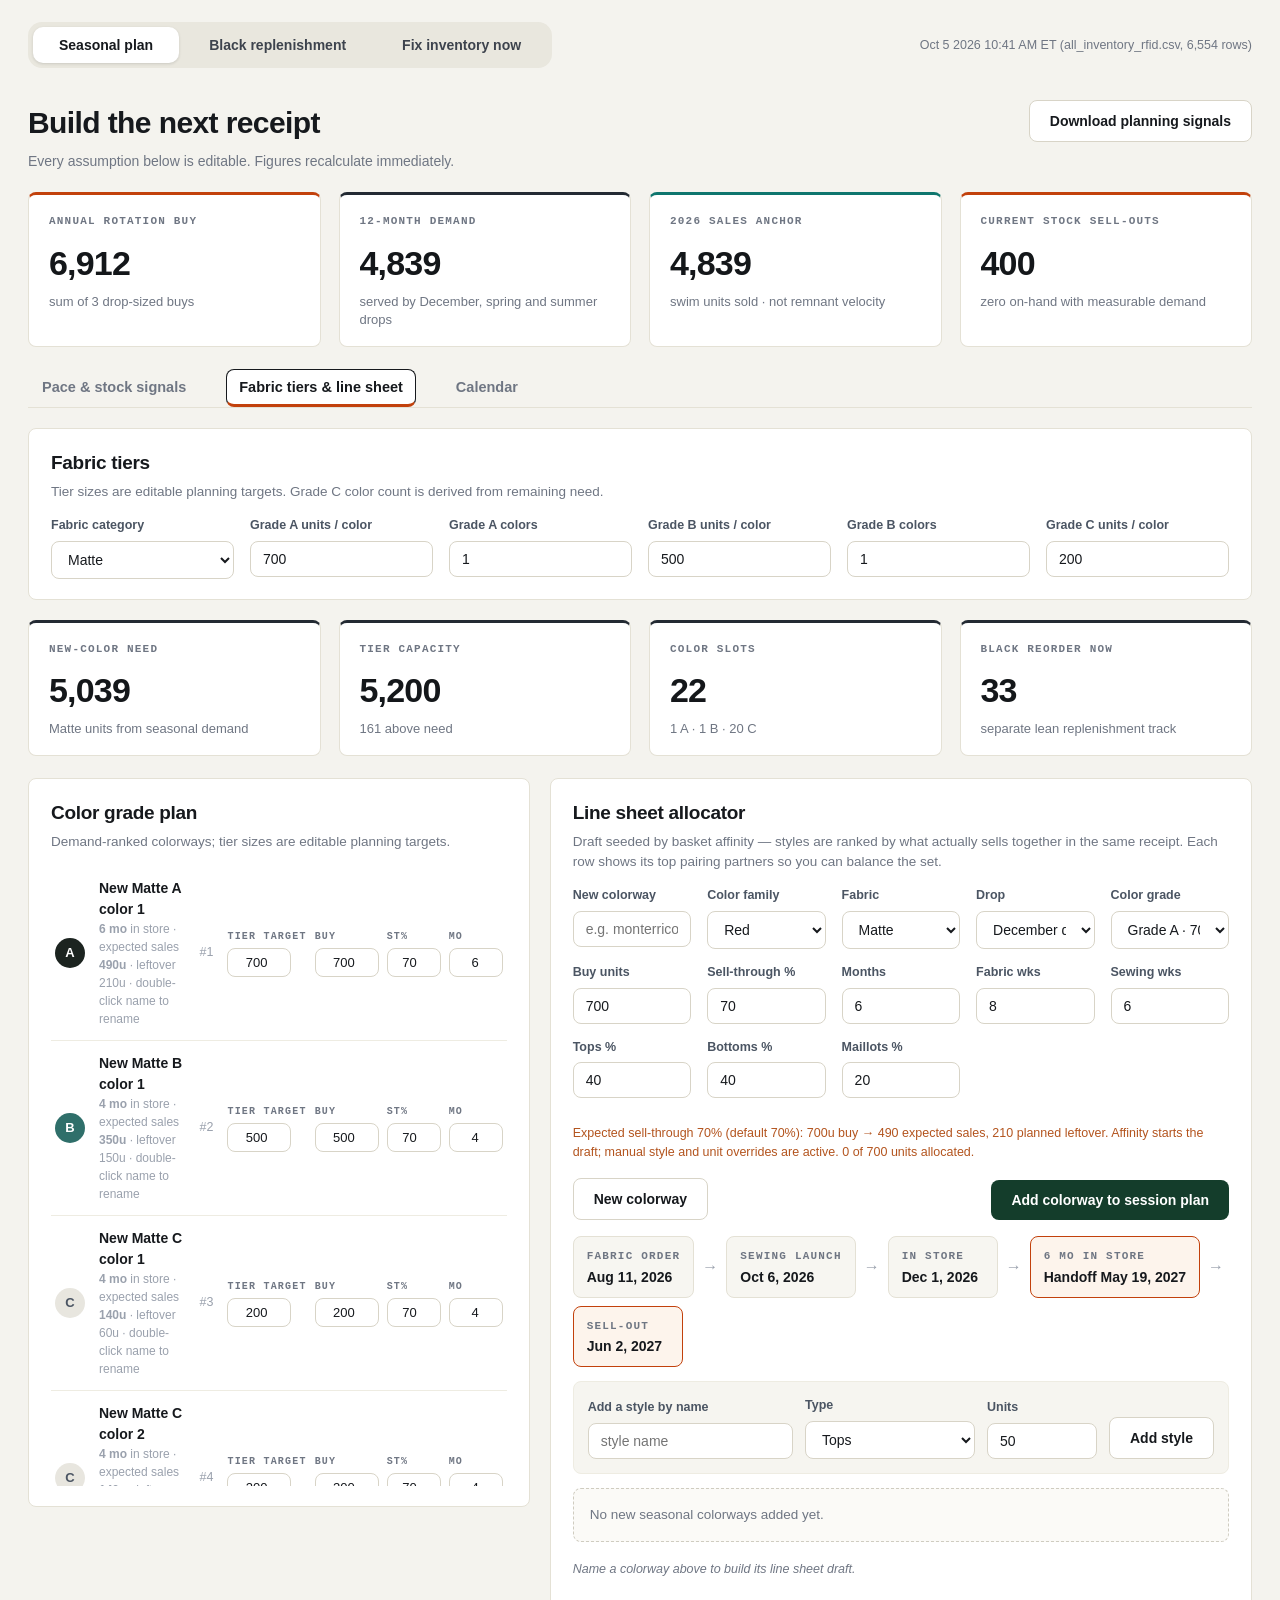
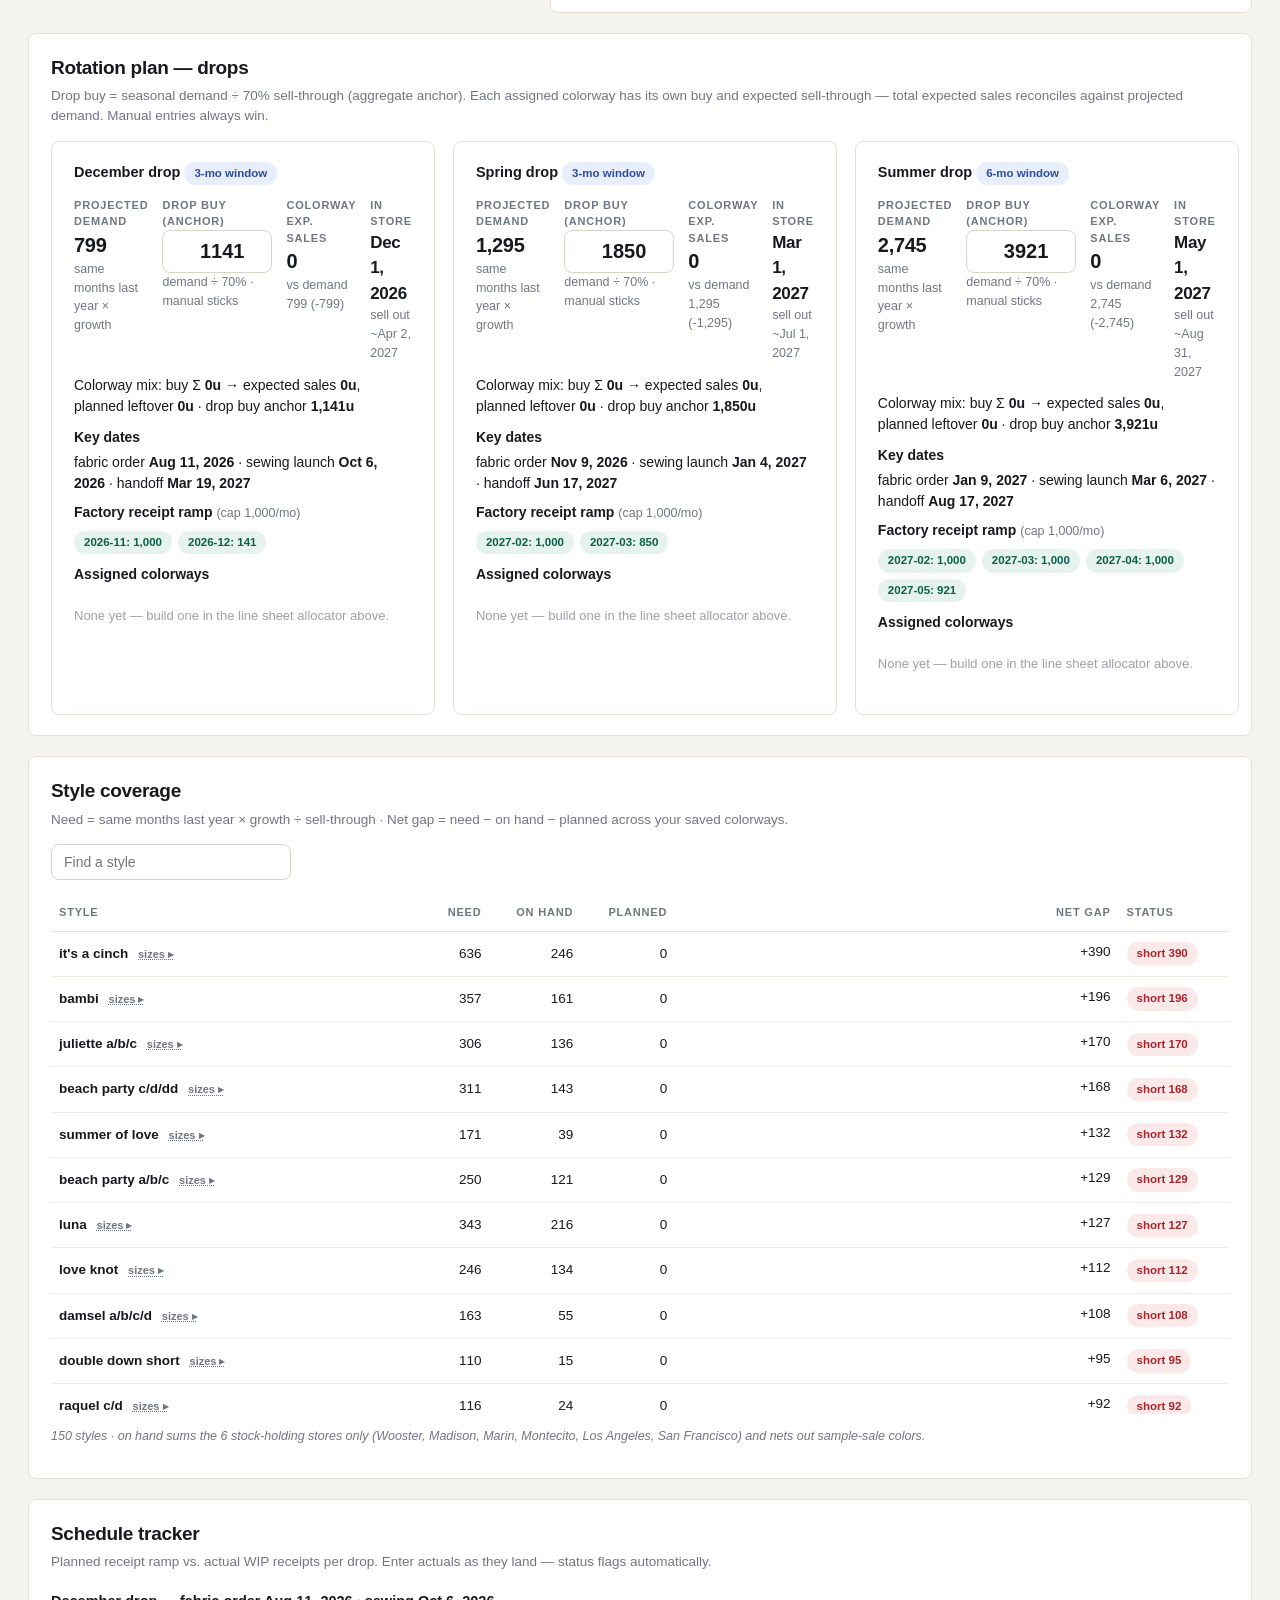
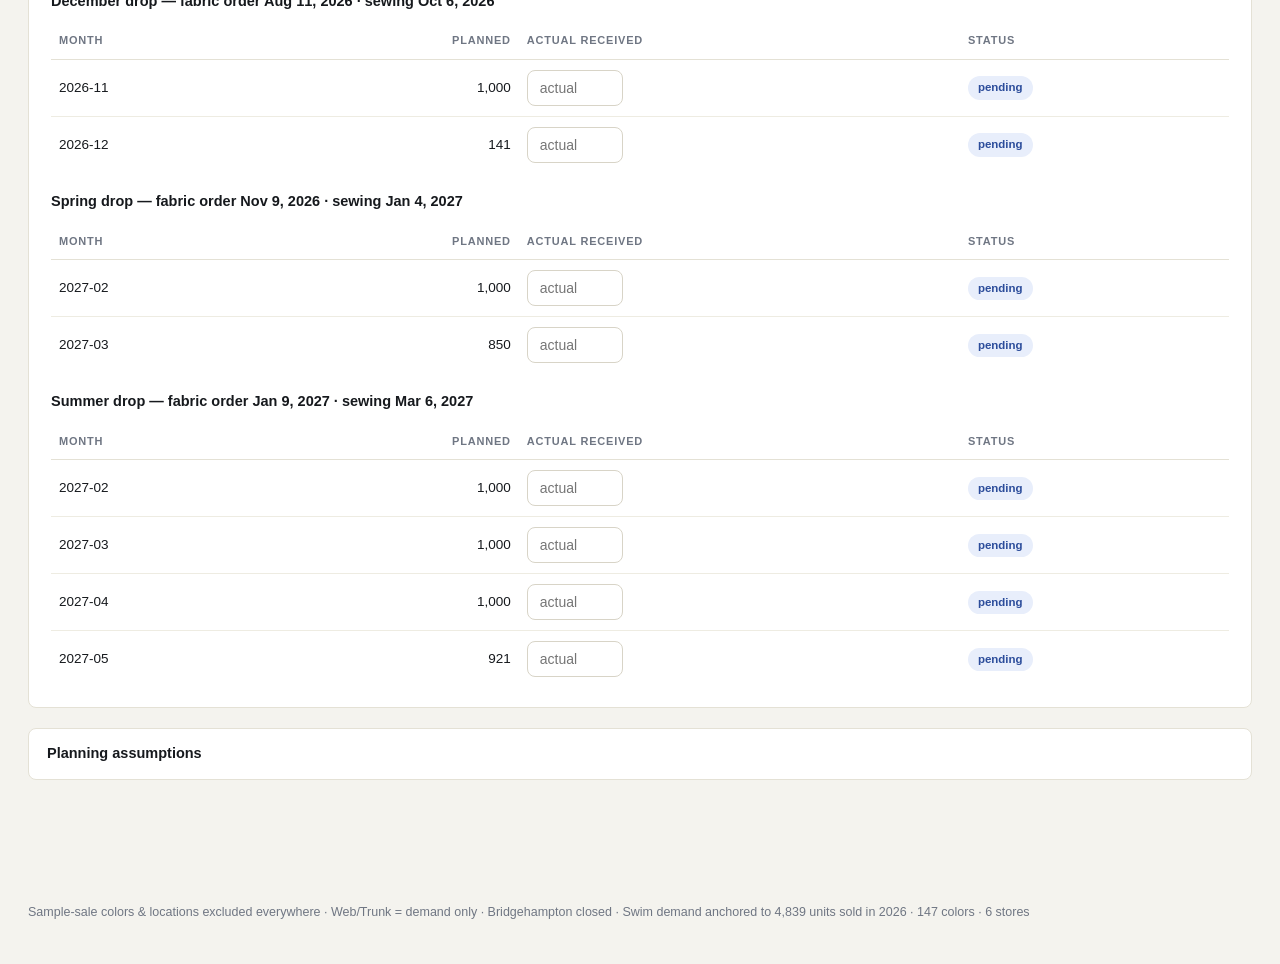
<file: index.html>
<!DOCTYPE html>
<html lang="en">
<head>
<meta charset="UTF-8">
<meta name="viewport" content="width=device-width, initial-scale=1.0">
<title>Malia Mills — Production Planning Portal</title>
<link rel="stylesheet" href="css/styles.css">
</head>
<body>
<header class="topbar">
  <nav class="tabs" id="tabs" aria-label="Primary">
    <button data-tab="plan" class="active">Seasonal plan</button>
    <button data-tab="black">Black replenishment</button>
    <button data-tab="fix">Fix inventory now</button>
  </nav>
  <div class="topbar-note muted small" id="snapshot-note"></div>
</header>

<main>
  <section id="tab-plan" class="tabpane active"></section>
  <section id="tab-black" class="tabpane"></section>
  <section id="tab-fix" class="tabpane"></section>
</main>

<footer>
  <p>Sample-sale colors &amp; locations excluded everywhere · Web/Trunk = demand only · Bridgehampton closed ·
  <span id="data-note"></span></p>
</footer>

<script src="js/store.js"></script>
<script src="js/data.js"></script>
<script src="js/plan.js"></script>
<script src="js/black.js"></script>
<script src="js/fixnow.js"></script>
<script src="js/calendar.js"></script>
<script src="js/app.js"></script>
</body>
</html>
</file>
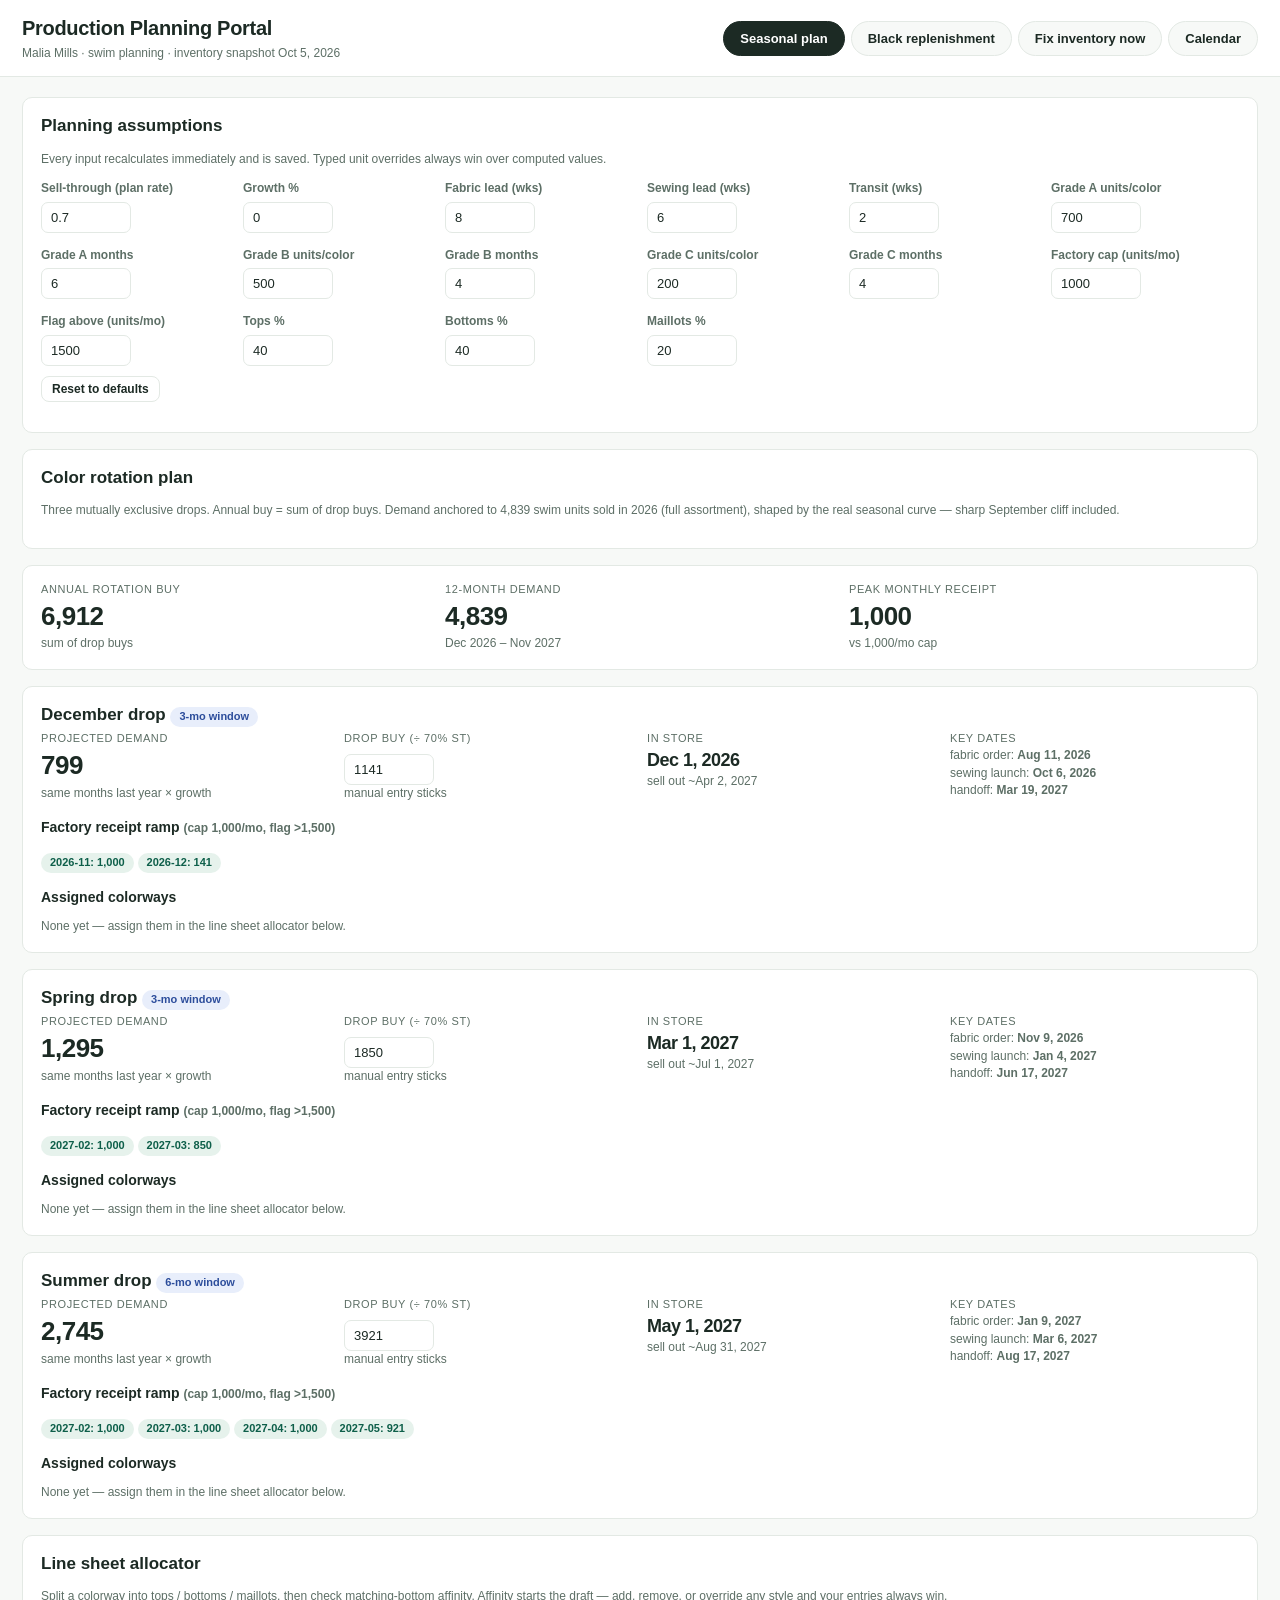
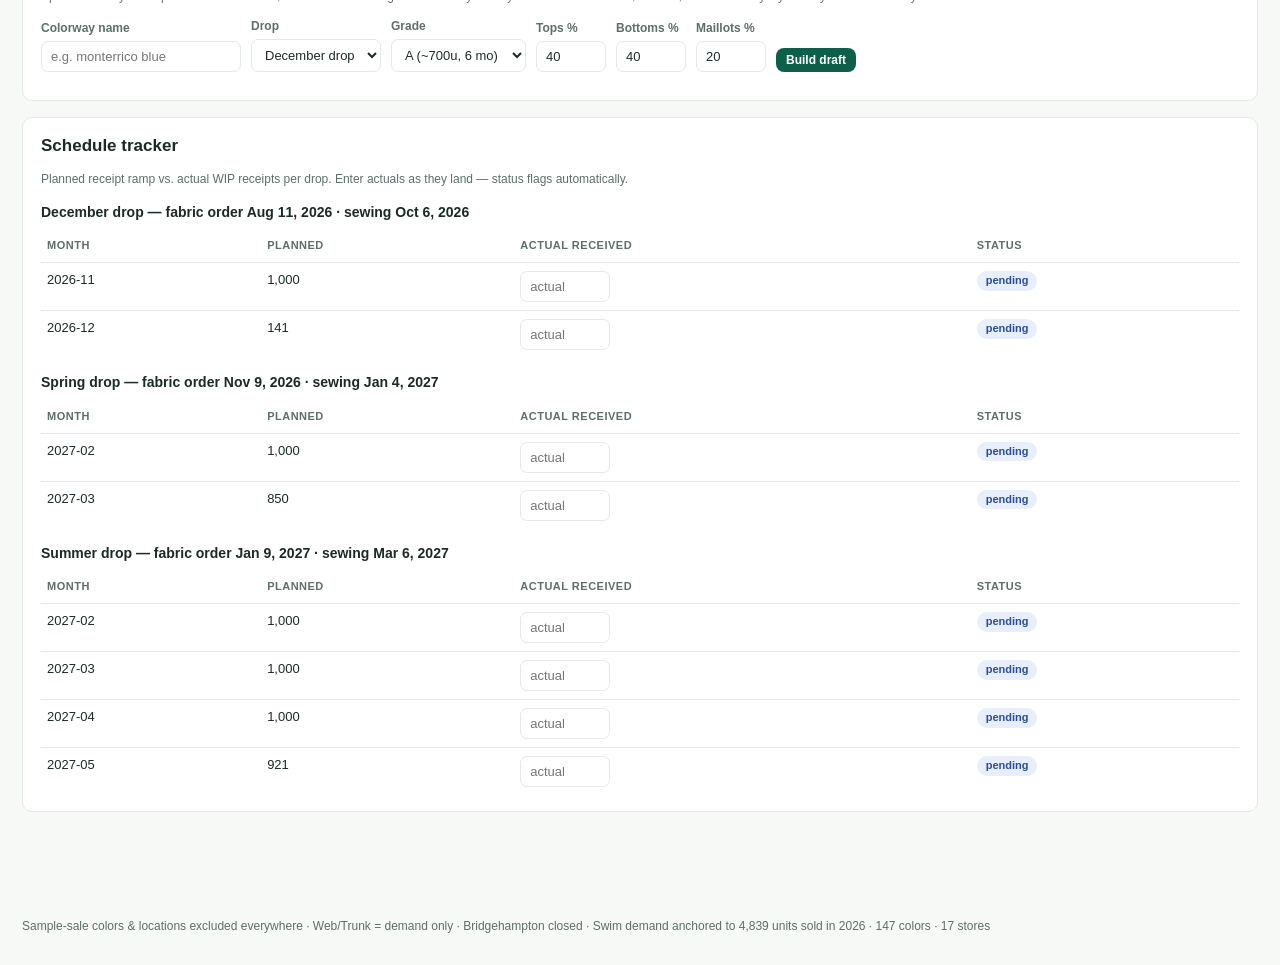
<file: portal-deploy/index.html>
<!DOCTYPE html>
<html lang="en">
<head>
<meta charset="UTF-8">
<meta name="viewport" content="width=device-width, initial-scale=1.0">
<title>Malia Mills — Production Planning Portal</title>
<link rel="stylesheet" href="css/styles.css">
</head>
<body>
<header class="topbar">
  <div>
    <h1>Production Planning Portal</h1>
    <p class="sub">Malia Mills · swim planning · inventory snapshot Oct 5, 2026</p>
  </div>
  <nav class="tabs" id="tabs">
    <button data-tab="plan" class="active">Seasonal plan</button>
    <button data-tab="black">Black replenishment</button>
    <button data-tab="fix">Fix inventory now</button>
    <button data-tab="calendar">Calendar</button>
  </nav>
</header>

<main>
  <section id="tab-plan" class="tabpane active"></section>
  <section id="tab-black" class="tabpane"></section>
  <section id="tab-fix" class="tabpane"></section>
  <section id="tab-calendar" class="tabpane"></section>
</main>

<footer>
  <p>Sample-sale colors &amp; locations excluded everywhere · Web/Trunk = demand only · Bridgehampton closed ·
  <span id="data-note"></span></p>
</footer>

<script src="js/store.js"></script>
<script src="js/data.js"></script>
<script src="js/plan.js"></script>
<script src="js/black.js"></script>
<script src="js/fixnow.js"></script>
<script src="js/calendar.js"></script>
<script src="js/app.js"></script>
</body>
</html>
</file>
<file: css/styles.css>
/* Malia Mills Production Planning Portal — design system (matches design reference) */
:root{
  --bg:#f4f3ee; --card:#ffffff; --line:#e4e1d5; --line-soft:#eeece2;
  --ink:#16191d; --muted:#6f7683; --faint:#9aa1ad;
  --green:#143d2b; --green-ink:#0f2f22;
  --orange:#c2410c; --slate:#232a33; --teal:#0f766e;
  --ok:#0e5f4a; --okbg:#e6f2ec; --warn:#b3541e; --warnbg:#fdf1e7;
  --bad:#a4262c; --badbg:#fbe9ea; --info:#2c4d9b; --infobg:#e8eefb;
  --radius:8px;
}
*{box-sizing:border-box}
html{-webkit-text-size-adjust:100%}
body{margin:0;background:var(--bg);color:var(--ink);
  font-family:-apple-system,BlinkMacSystemFont,"Segoe UI",Roboto,Helvetica,Arial,sans-serif;
  font-size:14px;line-height:1.5}

/* ---------- top bar + primary pill tabs ---------- */
.topbar{max-width:1400px;margin:0 auto;padding:22px 28px 0;display:flex;
  justify-content:space-between;align-items:center;gap:16px;flex-wrap:wrap}
.tabs{display:inline-flex;gap:4px;background:#e9e7de;border-radius:14px;padding:5px}
.tabs button{border:none;background:transparent;color:#3d434d;font-size:14px;font-weight:600;
  padding:10px 26px;border-radius:10px;cursor:pointer;white-space:nowrap}
.tabs button:hover{color:var(--ink)}
.tabs button.active{background:#fff;color:var(--ink);box-shadow:0 1px 3px rgba(20,20,20,.14)}
.topbar-note{font-size:12px}

main{max-width:1400px;margin:0 auto;padding:26px 28px 70px}
.tabpane{display:none}
.tabpane.active{display:block}

/* ---------- page header ---------- */
.pagehead{display:flex;justify-content:space-between;align-items:flex-start;gap:18px;
  margin:6px 0 20px;flex-wrap:wrap}
.pagehead h1{margin:0;font-size:30px;font-weight:800;letter-spacing:-.6px}
.pagehead .sub{margin:6px 0 0;color:var(--muted);font-size:14px}

/* ---------- buttons ---------- */
.btn{background:var(--green);color:#fff;border:none;border-radius:8px;padding:11px 20px;
  font-size:14px;font-weight:700;cursor:pointer;line-height:1.3}
.btn:hover{background:var(--green-ink)}
.btn.ghost{background:#fff;color:var(--ink);border:1px solid #d8d4c7;font-weight:600}
.btn.ghost:hover{border-color:var(--faint)}
.btn.sm{padding:6px 12px;font-size:12.5px}
.btn.block{width:100%}

/* ---------- stat cards ---------- */
.statrow{display:grid;grid-template-columns:repeat(4,1fr);gap:18px;margin-bottom:22px}
.statcard{background:var(--card);border:1px solid var(--line);border-top:3px solid var(--tc,var(--slate));
  border-radius:8px;padding:18px 20px 16px;min-width:0}
.mlabel{font-family:ui-monospace,SFMono-Regular,Menlo,Consolas,monospace;font-size:11px;
  text-transform:uppercase;letter-spacing:1.2px;color:var(--muted);font-weight:600}
.statnum{font-size:34px;font-weight:800;letter-spacing:-.8px;margin:8px 0 4px;color:#14171a}
.statdesc{font-size:13px;color:var(--muted);line-height:1.45}

/* ---------- sub tabs ---------- */
.subtabs{display:flex;gap:26px;border-bottom:1px solid var(--line);margin:2px 0 20px;padding-bottom:0}
.subtabs button{border:none;background:none;font-size:14.5px;font-weight:600;color:var(--muted);
  padding:10px 14px 12px;cursor:pointer;border-radius:8px 8px 0 0}
.subtabs button:hover{color:var(--ink)}
.subtabs button.active{color:var(--ink);border:1.5px solid var(--ink);border-bottom:3px solid var(--orange);
  border-radius:8px;padding:8px 12px 9px;background:#fff}

/* ---------- cards ---------- */
.card{background:var(--card);border:1px solid var(--line);border-radius:var(--radius);
  padding:20px 22px;margin-bottom:20px}
.card h2{margin:0 0 4px;font-size:19px;font-weight:800;letter-spacing:-.3px}
.card h3{margin:18px 0 10px;font-size:14.5px;font-weight:700}
.card .lede{color:var(--muted);font-size:13.5px;margin:0 0 14px}
.muted{color:var(--muted)} .small{font-size:12.5px} .faint{color:var(--faint)}

/* ---------- forms ---------- */
label.f{display:flex;flex-direction:column;gap:6px;font-size:12.5px;color:#4b5563;font-weight:600;min-width:0}
input[type=text],input[type=number],select{border:1px solid #d8d4c7;border-radius:8px;
  padding:9px 12px;font-size:14px;background:#fff;color:var(--ink);width:100%;max-width:100%}
input[type=number]{font-variant-numeric:tabular-nums}
input:focus,select:focus{outline:2px solid #bcd3c7;outline-offset:0;border-color:var(--green)}
input.override{border-color:var(--green)!important;background:#eef5f1!important}
.formgrid{display:grid;gap:14px 16px}
.toolbar{display:flex;gap:12px;flex-wrap:wrap;align-items:flex-end}

/* ---------- tables ---------- */
table{width:100%;border-collapse:collapse;font-size:13.5px}
th{text-align:left;font-size:11px;text-transform:uppercase;letter-spacing:.8px;color:var(--muted);
  font-weight:700;border-bottom:1px solid var(--line);padding:10px 8px;white-space:nowrap}
td{border-bottom:1px solid var(--line-soft);padding:10px 8px;vertical-align:middle}
tr:last-child td{border-bottom:none}
td.num,th.num{text-align:right;font-variant-numeric:tabular-nums}
.tablescroll{max-height:560px;overflow:auto;border:1px solid var(--line-soft);border-radius:8px}
.tablescroll table{margin:0}

/* ---------- pills ---------- */
.pill{display:inline-block;font-size:11.5px;font-weight:700;border-radius:999px;padding:3px 10px;white-space:nowrap}
.pill.ok{background:var(--okbg);color:var(--ok)}
.pill.warn{background:var(--warnbg);color:var(--warn)}
.pill.bad{background:var(--badbg);color:var(--bad)}
.pill.info{background:var(--infobg);color:var(--info)}

/* ---------- grade badges ---------- */
.gbadge{display:inline-flex;align-items:center;justify-content:center;width:30px;height:30px;
  border-radius:50%;font-size:13px;font-weight:800;flex:none}
.gbadge.A{background:#1c2420;color:#fff}
.gbadge.B{background:#2f6f6a;color:#fff}
.gbadge.C{background:#e8e6df;color:#4b5563}

/* ---------- color grade plan slots ---------- */
.slotrow{display:flex;align-items:center;gap:14px;padding:12px 4px;border-bottom:1px solid var(--line-soft);cursor:pointer}
.slotrow:last-child{border-bottom:none}
.slotrow:hover{background:#faf9f5}
.slotname{font-weight:700;font-size:14px}
.slotname input{font-weight:700;font-size:14px;padding:4px 8px}
.slotsub{font-size:12px;color:var(--faint)}
.slotrank{margin-left:auto;color:var(--faint);font-size:12.5px;font-variant-numeric:tabular-nums}
.slottt{text-align:right;min-width:110px}
.slottt .mlabel{font-size:10px}
.slottt input{width:92px;text-align:right;font-weight:800;font-size:17px;border:1px solid transparent;background:transparent;padding:4px 6px}
.slottt input:hover{border-color:var(--line)}
.slottt input:focus{background:#fff}

/* ---------- allocator ---------- */
.affinity-note{font-size:12.5px;color:var(--warn);margin:10px 0 0}
.alloc-head{display:flex;justify-content:space-between;align-items:flex-end;gap:16px;flex-wrap:wrap;margin:16px 0 4px}
.addstyle{background:#f6f5f0;border:1px solid var(--line-soft);border-radius:8px;padding:14px;
  display:grid;grid-template-columns:1fr 170px 110px auto;gap:12px;align-items:end;margin:14px 0}
.sessionbox{border:1.5px dashed #cfccc0;border-radius:8px;padding:16px;color:var(--muted);
  font-size:13.5px;margin:6px 0 18px;background:#fbfaf7}
.sessionbox.has{background:#fff;border-style:solid}
.sessrow{display:flex;align-items:center;gap:10px;padding:8px 0;border-bottom:1px solid var(--line-soft);font-size:13.5px}
.sessrow:last-child{border-bottom:none}
.sessrow .x{margin-left:auto}
.linkbtn{border:none;background:none;color:var(--bad);cursor:pointer;font-size:13px;font-weight:700;padding:2px 6px}
.alloc-sec{font-family:ui-monospace,SFMono-Regular,Menlo,monospace;font-size:11.5px;font-weight:700;
  letter-spacing:1px;color:#4b5563;margin:20px 0 6px;text-transform:uppercase}
.holetable td.num,.holetable th.num{text-align:right}
details.hole{border:1px solid var(--line);border-radius:8px;margin:12px 0;background:#fff}
details.hole summary{padding:12px 14px;cursor:pointer;font-weight:700;list-style:none}
details.hole summary::-webkit-details-marker{display:none}
details.hole .body{padding:0 14px 14px}
.recutflag{display:inline-block;background:var(--warnbg);color:var(--warn);font-weight:700;font-size:12.5px;
  border-radius:8px;padding:8px 12px;margin:10px 0}
.wipflag{display:flex;align-items:center;justify-content:space-between;gap:14px;flex-wrap:wrap;
  background:#eef4fb;border:1px solid #c9dcf2;color:#1e3a5f;border-radius:8px;
  padding:10px 14px;margin:10px 0;font-size:13px}
.wipflag.pulled{background:#e9f5ec;border-color:#bfe3c9;color:#14532d}
.wipflag .wipflag-text{flex:1;min-width:240px}
.wipflag .btn{flex-shrink:0}

/* ---------- two column layout ---------- */
.twocol{display:grid;grid-template-columns:minmax(340px,5fr) minmax(0,7fr);gap:20px;align-items:start}

/* ---------- drop cards ---------- */
.dropgrid{display:grid;grid-template-columns:repeat(3,1fr);gap:18px}
.kv4{display:grid;grid-template-columns:repeat(4,1fr);gap:14px;margin:12px 0}
.kv .k{font-size:11px;text-transform:uppercase;letter-spacing:.8px;color:var(--muted);font-weight:700}
.kv .v{font-size:20px;font-weight:800;letter-spacing:-.3px}
.kv .n{font-size:12.5px;color:var(--muted)}
.ramp{display:flex;flex-wrap:wrap;gap:6px;margin:8px 0}
.assignline{display:flex;flex-wrap:wrap;gap:8px;margin-top:8px}
.apill{display:inline-flex;align-items:center;gap:6px;font-size:12.5px;font-weight:600;border-radius:999px;
  padding:4px 6px 4px 12px;background:#f1efe8;border:1px solid var(--line)}
.apill button{border:none;background:#fff;border:1px solid var(--line);border-radius:50%;width:20px;height:20px;
  cursor:pointer;font-size:12px;line-height:1;color:var(--muted);padding:0}
.apill button:hover{color:var(--bad);border-color:var(--bad)}

/* ---------- calendar ---------- */
.cal{display:grid;grid-template-columns:repeat(4,1fr);gap:12px;margin-top:14px}
.cal .m{border:1px solid var(--line);border-radius:8px;background:#fff;padding:12px;min-height:170px;font-size:12px}
.cal .m h4{margin:0 0 8px;font-size:13px;font-weight:800}
.cal .evt{border-left:3px solid var(--ok);padding:3px 8px;margin:5px 0;background:#f7f9f7;border-radius:0 6px 6px 0;font-size:12px}
.cal .evt.sew{border-color:var(--info);background:#f4f7fd}
.cal .evt.in{border-color:var(--warn);background:#fdf6ef}
.cal .evt.out{border-color:var(--bad);background:#fdf2f2}
.cal .evt.hand{border-color:#7a4d9b;background:#f7f2fb}
.cal .evt.fab{border-color:var(--orange);background:#fdf4ec}
.callegend{display:flex;gap:14px;flex-wrap:wrap;margin-top:12px;font-size:12.5px;color:var(--muted)}
.swatch{display:inline-block;width:10px;height:10px;border-radius:3px;margin-right:5px}

/* ---------- assumptions ---------- */
.asmgrid{display:grid;grid-template-columns:repeat(4,1fr);gap:14px 16px}

/* ---------- fabric tier bar ---------- */
.tierbar{grid-template-columns:repeat(6,minmax(0,1fr))}
@media(max-width:1100px){.tierbar{grid-template-columns:repeat(3,1fr)}}
@media(max-width:640px){.tierbar{grid-template-columns:repeat(2,1fr)}}

/* ---------- slot list numbers (tier target / ST% / months) ---------- */
.slotnums{display:flex;gap:8px;align-items:flex-start}
.slotnums .mlabel{font-size:10px;margin-bottom:4px}
.slotnums input{width:64px;padding:6px 8px;font-size:13px;text-align:right}
.slotnums input[data-slotst],.slotnums input[data-slotmo]{width:54px}

/* ---------- affinity surfaces ---------- */
.afftag{display:inline-block;font-size:10px;text-transform:uppercase;letter-spacing:.8px;font-weight:800;
  background:var(--infobg);color:var(--info);border-radius:4px;padding:2px 7px;margin-right:7px;vertical-align:1px}
.aff-top{font-size:13.5px;margin-bottom:3px;color:var(--ink)}
.aff-lede{background:#f2f6fd;border:1px solid #d9e4f7;border-radius:8px;padding:11px 15px;
  font-size:13.5px;margin:12px 0;color:#1e3a5f}

/* ---------- colorway timeline strip ---------- */
.timeline{display:flex;align-items:stretch;gap:8px;flex-wrap:wrap;margin:16px 0 4px}
.tchip{background:#f7f6f1;border:1px solid var(--line);border-radius:8px;padding:9px 13px;font-size:12.5px;min-width:110px}
.tchip b{display:block;font-size:14px;margin-top:2px}
.tchip.hot{border:1.5px solid var(--orange);background:#fdf4ec}
.tarrow{color:var(--faint);font-weight:800;align-self:center;font-size:16px}

/* ---------- misc ---------- */
.hint{font-size:12.5px;color:var(--muted);font-style:italic}
hr.sep{border:none;border-top:1px solid var(--line);margin:16px 0}
.alert-row{display:flex;justify-content:space-between;gap:12px;align-items:flex-start;
  border:1px solid var(--line-soft);border-radius:8px;padding:12px 14px;margin-bottom:10px;background:#fff}
details.assump{border:1px solid var(--line);border-radius:8px;background:#fff;margin-bottom:20px}
details.assump summary{padding:14px 18px;cursor:pointer;font-weight:700;font-size:14.5px;list-style:none}
details.assump summary::-webkit-details-marker{display:none}
details.assump .body{padding:0 18px 18px}
footer{max-width:1400px;margin:0 auto;padding:20px 28px 30px;color:var(--muted);font-size:12.5px}
.empty{color:var(--faint);font-size:13px;padding:8px 0}

@media(max-width:1100px){
  .statrow{grid-template-columns:repeat(2,1fr)}
  .twocol{grid-template-columns:1fr}
  .dropgrid{grid-template-columns:1fr}
  .asmgrid{grid-template-columns:repeat(2,1fr)}
  .cal{grid-template-columns:repeat(2,1fr)}
  .kv4{grid-template-columns:repeat(2,1fr)}
  .addstyle{grid-template-columns:1fr 1fr}
}
@media(max-width:640px){
  .statrow{grid-template-columns:1fr}
  main,.topbar{padding-left:16px;padding-right:16px}
  .tabs button{padding:10px 14px;font-size:13px}
  .pagehead h1{font-size:24px}
}

/* size explosion + cutting-viability (Fix 4) */
.sizedetail{font-size:11px;color:var(--muted);margin-top:4px;line-height:1.7;max-width:420px}
.covflag{margin-top:4px}
.covflag .pill{margin-bottom:2px}
.linkbtn.sm{font-size:11px;padding:2px 6px}
.sizes-toggle{color:var(--muted)!important;font-weight:600;text-decoration:underline dotted}
.sizes-toggle:hover{color:var(--ink)!important}
</file>
<file: portal-deploy/css/styles.css>
:root{
  --ink:#1c2a24; --muted:#5d6f66; --line:#e3e9e4; --bg:#f7f9f7; --card:#ffffff;
  --accent:#0e5f4a; --accent-soft:#e6f2ec; --warn:#b3541e; --warn-soft:#fdf1e7;
  --bad:#a4262c; --bad-soft:#fbe9ea; --radius:10px;
}
*{box-sizing:border-box}
body{margin:0;font-family:-apple-system,BlinkMacSystemFont,"Segoe UI",Roboto,Helvetica,Arial,sans-serif;
  color:var(--ink);background:var(--bg);font-size:14px;line-height:1.45}
.topbar{background:var(--card);border-bottom:1px solid var(--line);padding:14px 22px;
  display:flex;justify-content:space-between;align-items:center;flex-wrap:wrap;gap:12px;
  position:sticky;top:0;z-index:10}
.topbar h1{margin:0;font-size:20px;letter-spacing:-.3px}
.topbar .sub{margin:2px 0 0;color:var(--muted);font-size:12px}
.tabs{display:flex;gap:6px;flex-wrap:wrap}
.tabs button{border:1px solid var(--line);background:var(--bg);color:var(--ink);
  padding:9px 16px;border-radius:999px;cursor:pointer;font-size:13px;font-weight:600}
.tabs button.active{background:var(--ink);color:#fff;border-color:var(--ink)}
main{max-width:1280px;margin:0 auto;padding:20px 22px 60px}
.tabpane{display:none}
.tabpane.active{display:block}
.card{background:var(--card);border:1px solid var(--line);border-radius:var(--radius);
  padding:16px 18px;margin-bottom:16px}
.card h2{margin:0 0 4px;font-size:17px}
.card h3{margin:14px 0 8px;font-size:14px}
.muted{color:var(--muted)} .small{font-size:12px}
.grid{display:grid;gap:14px}
.grid.c2{grid-template-columns:repeat(auto-fit,minmax(300px,1fr))}
.grid.c3{grid-template-columns:repeat(auto-fit,minmax(220px,1fr))}
.grid.c4{grid-template-columns:repeat(auto-fit,minmax(180px,1fr))}
.stat .label{font-size:11px;text-transform:uppercase;letter-spacing:.6px;color:var(--muted)}
.stat .value{font-size:26px;font-weight:700;letter-spacing:-.5px}
.stat .note{font-size:12px;color:var(--muted)}
table{width:100%;border-collapse:collapse;font-size:13px}
th{text-align:left;font-size:11px;text-transform:uppercase;letter-spacing:.5px;color:var(--muted);
  border-bottom:1px solid var(--line);padding:8px 6px}
td{border-bottom:1px solid var(--line);padding:8px 6px;vertical-align:top}
tr:last-child td{border-bottom:none}
input[type=text],input[type=number],select{border:1px solid var(--line);border-radius:7px;
  padding:7px 9px;font-size:13px;background:#fff;color:var(--ink);max-width:100%}
input[type=number]{width:90px}
label.f{display:flex;flex-direction:column;gap:4px;font-size:12px;color:var(--muted);font-weight:600}
.btn{background:var(--accent);color:#fff;border:none;border-radius:8px;padding:9px 16px;
  font-size:13px;font-weight:700;cursor:pointer}
.btn.ghost{background:#fff;color:var(--ink);border:1px solid var(--line)}
.btn.danger{background:var(--bad)}
.btn.sm{padding:5px 10px;font-size:12px}
.pill{display:inline-block;font-size:11px;font-weight:700;border-radius:999px;padding:2px 9px}
.pill.ok{background:var(--accent-soft);color:var(--accent)}
.pill.warn{background:var(--warn-soft);color:var(--warn)}
.pill.bad{background:var(--bad-soft);color:var(--bad)}
.pill.info{background:#e8eefb;color:#2c4d9b}
.alert-row{display:flex;justify-content:space-between;gap:10px;align-items:center;
  border:1px solid var(--line);border-radius:8px;padding:10px 12px;margin-bottom:8px;background:#fff}
details{border:1px solid var(--line);border-radius:8px;margin-bottom:8px;background:#fff}
summary{padding:10px 12px;cursor:pointer;font-weight:600;list-style:none}
summary::-webkit-details-marker{display:none}
details .body{padding:0 12px 12px}
.cal{display:grid;grid-template-columns:repeat(12,1fr);gap:6px;margin-top:10px}
.cal .m{border:1px solid var(--line);border-radius:8px;background:#fff;padding:8px;min-height:150px;font-size:11px}
.cal .m h4{margin:0 0 6px;font-size:12px}
.cal .evt{border-left:3px solid var(--accent);padding:2px 6px;margin:4px 0;background:var(--bg);border-radius:0 6px 6px 0}
.cal .evt.sew{border-color:#2c4d9b}.cal .evt.in{border-color:var(--warn)}.cal .evt.out{border-color:var(--bad)}
.cal .evt.hand{border-color:#7a4d9b}
@media(max-width:900px){.cal{grid-template-columns:repeat(4,1fr)}}
footer{max-width:1280px;margin:0 auto;padding:18px 22px;color:var(--muted);font-size:12px}
.toolbar{display:flex;gap:10px;flex-wrap:wrap;align-items:end;margin-bottom:12px}
.kv{display:grid;grid-template-columns:auto 1fr;gap:4px 12px;font-size:13px}
hr.sep{border:none;border-top:1px solid var(--line);margin:14px 0}
.override{border-color:var(--accent)!important;background:var(--accent-soft)!important}
.hint{font-size:12px;color:var(--muted);font-style:italic}
</file>
